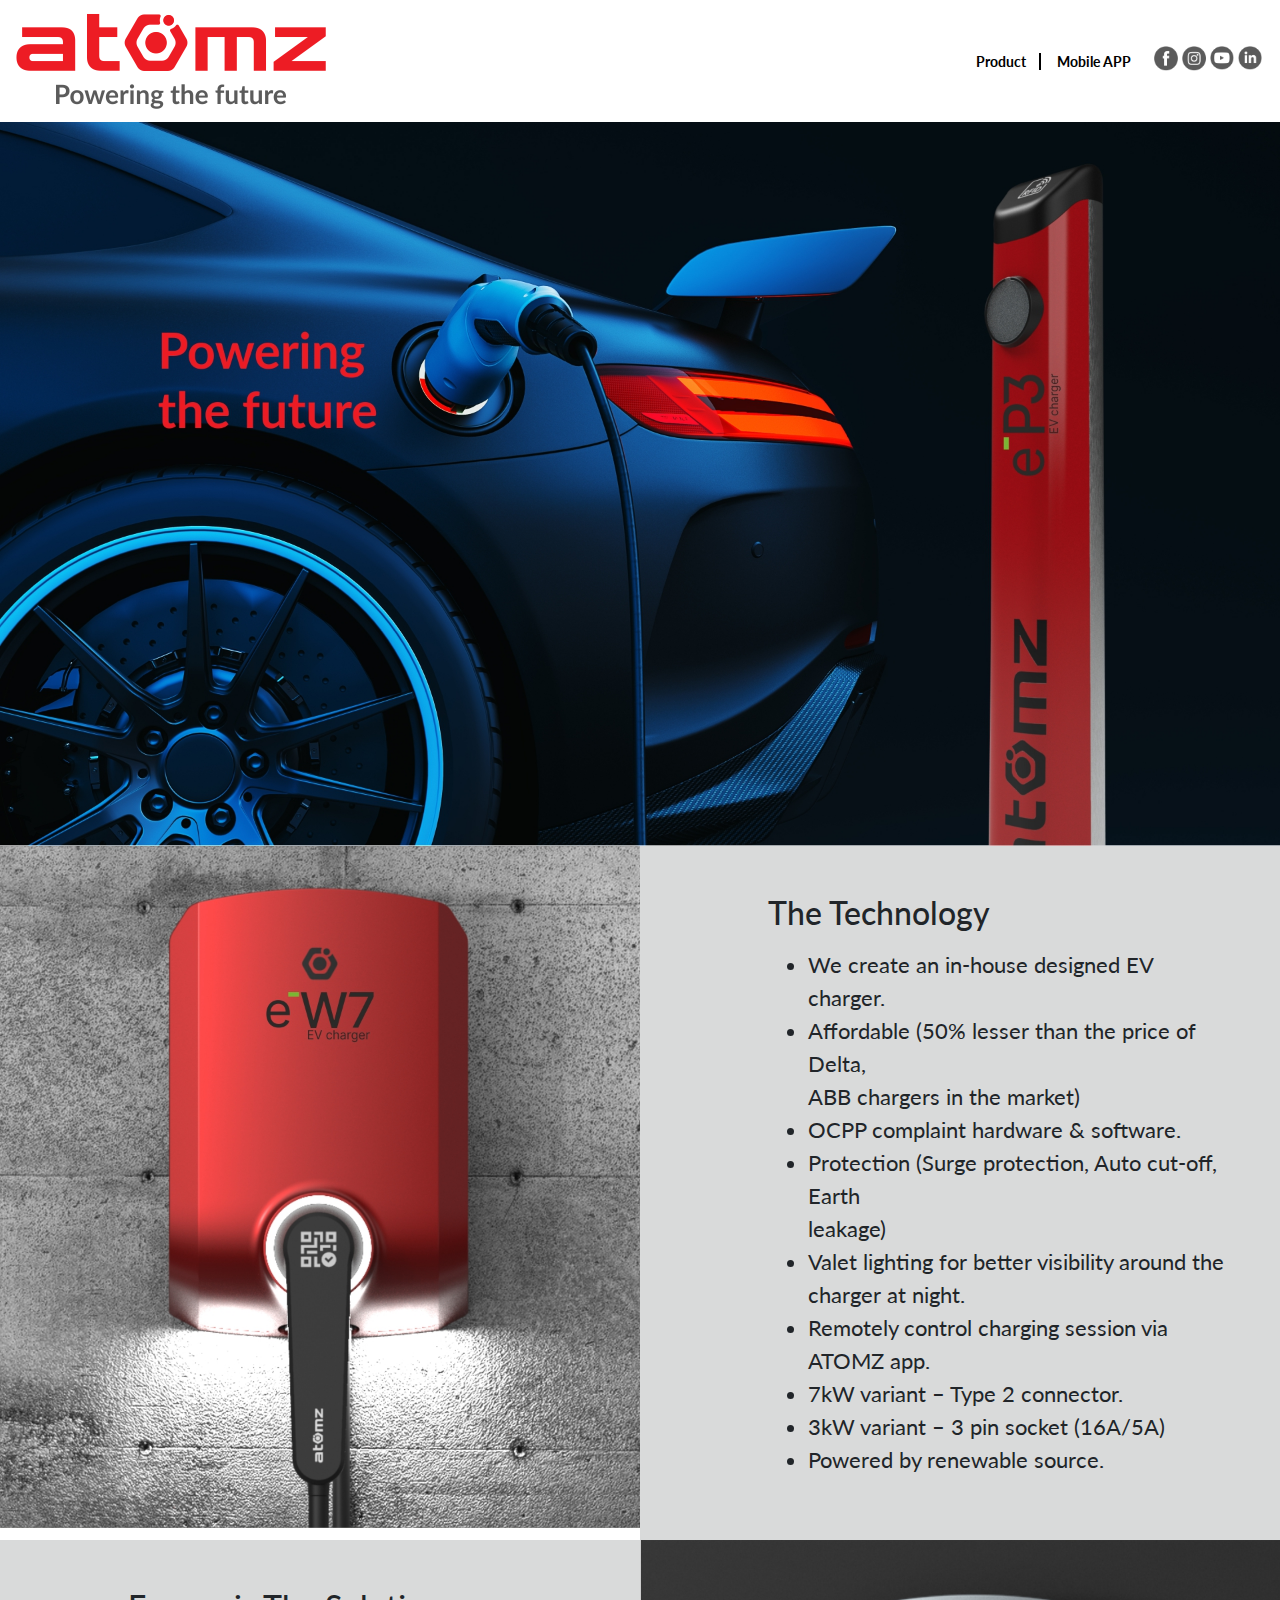
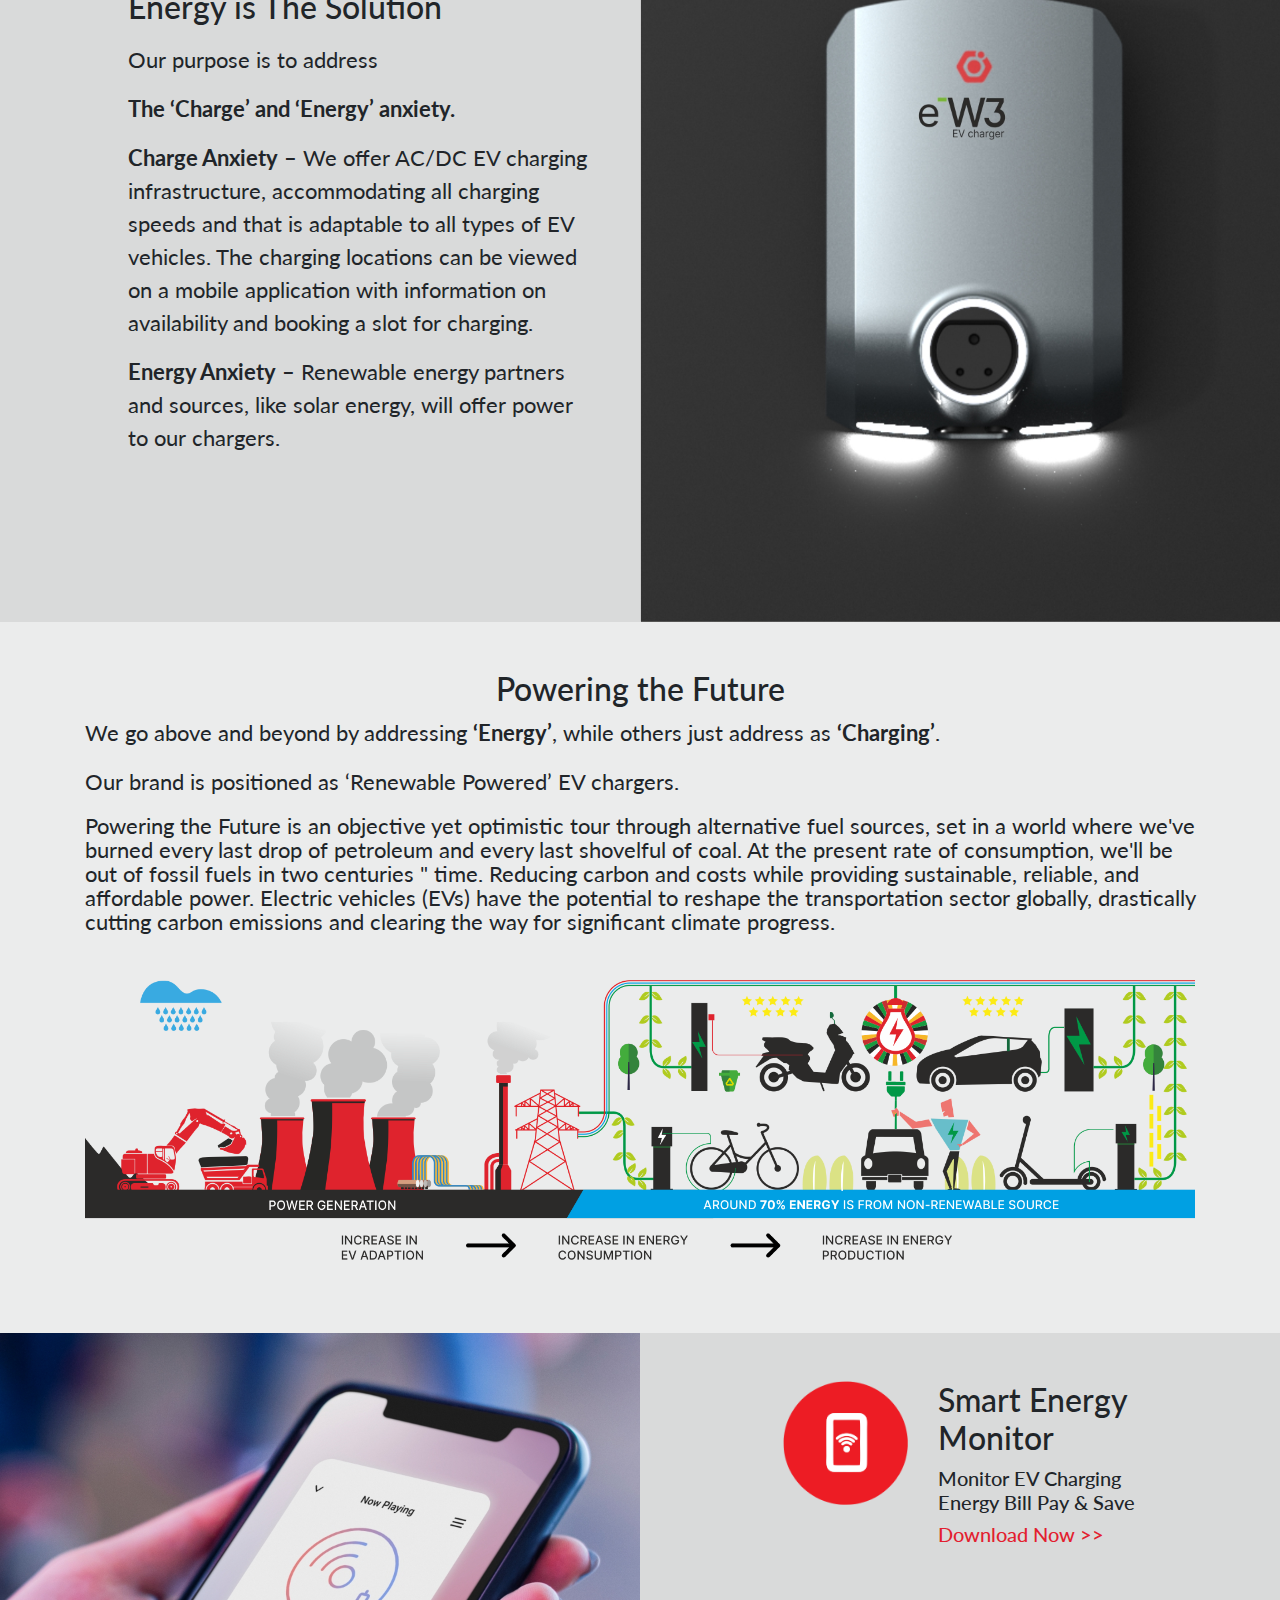
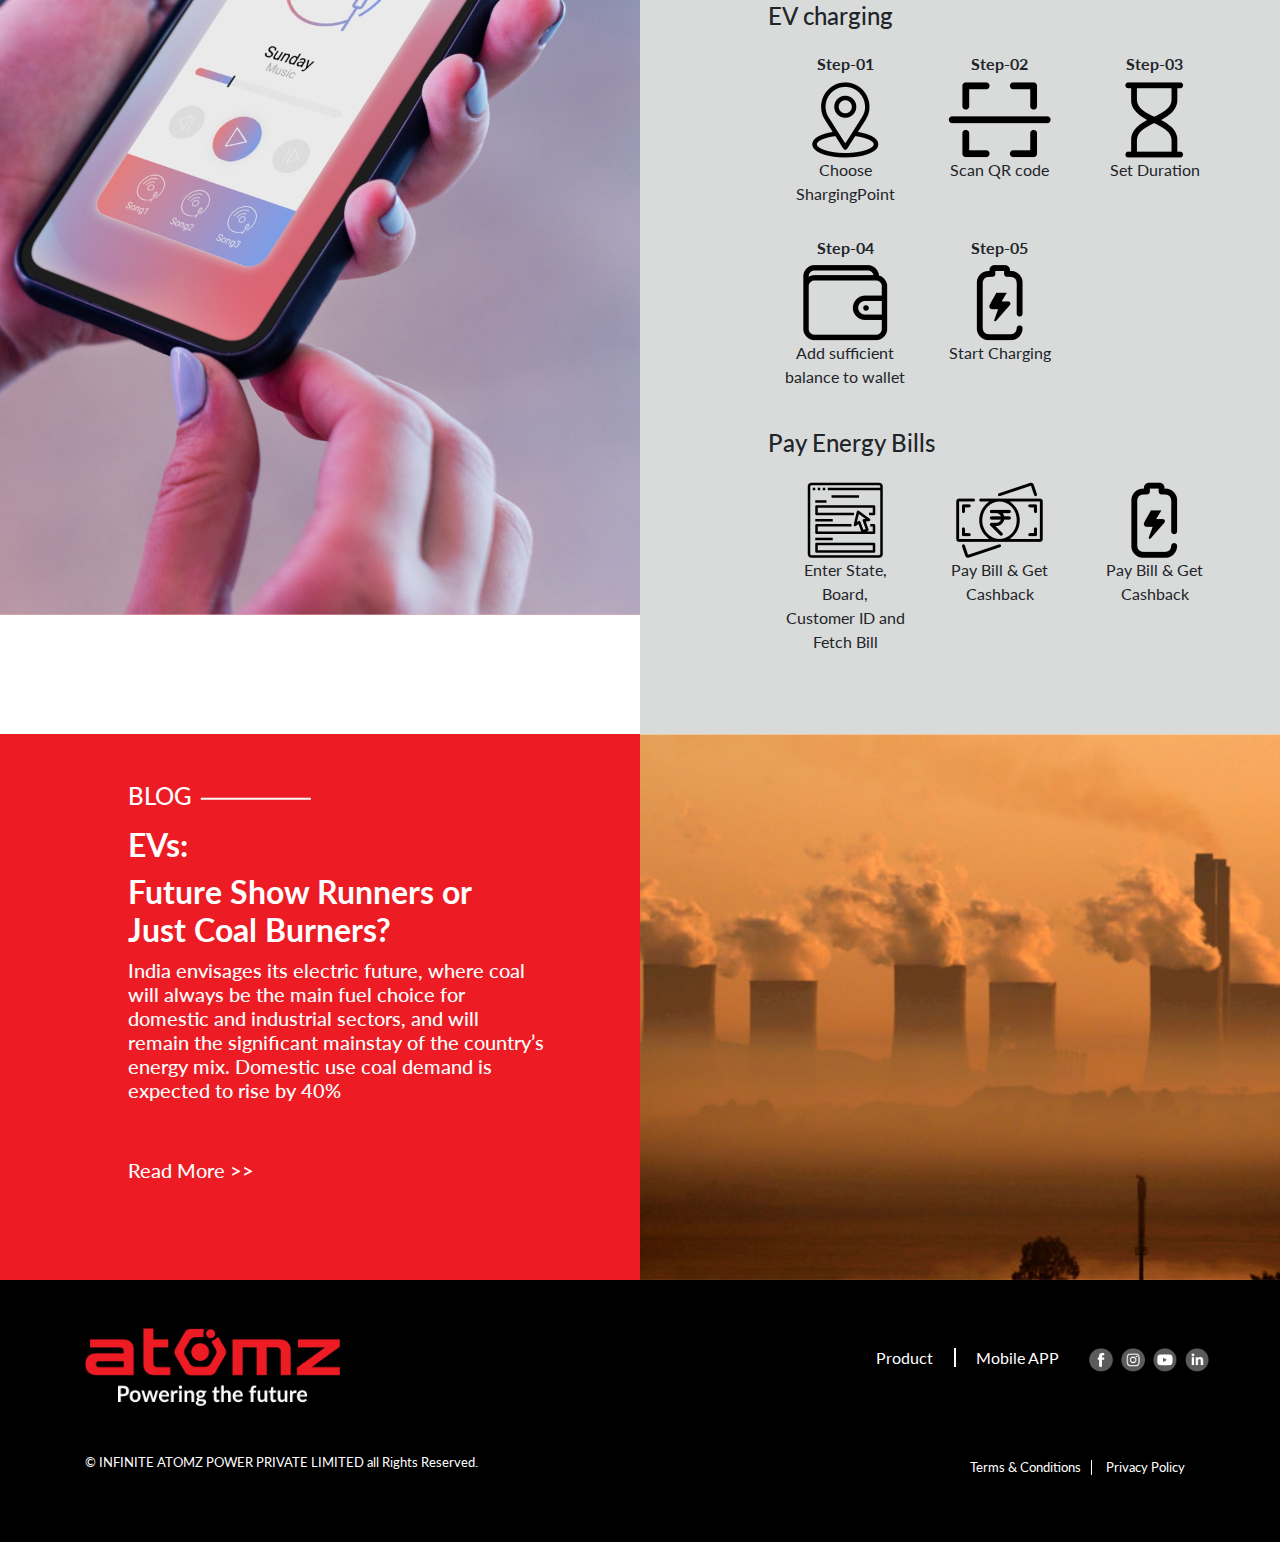
<file: index.html>
<!DOCTYPE html>
<html lang="en">
    <head>
        <meta charset="UTF-8">
        <meta http-equiv="X-UA-Compatible" content="IE=edge">
        <meta name="viewport" content="width=device-width, initial-scale=1.0">
        <title>Home | Atomz</title>
        <link rel="icon" href="images/Vyanalife-logo-symbol.png" type="image/png">
        <link rel="preconnect" href="https://fonts.googleapis.com">
        <link rel="preconnect" href="https://fonts.gstatic.com" crossorigin>
        <link href="https://fonts.googleapis.com/css2?family=Lato&display=swap" rel="stylesheet">
        <link rel="stylesheet" href="https://maxcdn.bootstrapcdn.com/bootstrap/4.1.0/css/bootstrap.min.css">
        <link rel="stylesheet" href="https://use.fontawesome.com/releases/v5.1.0/css/all.css"
            integrity="sha384-lKuwvrZot6UHsBSfcMvOkWwlCMgc0TaWr+30HWe3a4ltaBwTZhyTEggF5tJv8tbt" crossorigin="anonymous">
        <link rel="stylesheet" href="https://cdnjs.cloudflare.com/ajax/libs/font-awesome/4.7.0/css/font-awesome.min.css">
        <!-- jQuery library -->
        <script src="https://ajax.googleapis.com/ajax/libs/jquery/3.3.1/jquery.min.js"></script>
        <!-- Popper JS -->
        <script src="https://cdnjs.cloudflare.com/ajax/libs/popper.js/1.14.0/umd/popper.min.js"></script>
        <!-- Latest compiled JavaScript -->
        <script src="https://maxcdn.bootstrapcdn.com/bootstrap/4.1.0/js/bootstrap.min.js"></script>
    
        <link rel="stylesheet" type="text/css" href="style.css">
            
    </head>
<body>
    <div id="header"></div>
    <div class="banner-image">
        <div id="demo" class="carousel slide" data-ride="carousel">
            <!-- Indicators -->
            <!-- <ul class="carousel-indicators">
                <li data-target="#demo" data-slide-to="0" class="active"></li>
                <li data-target="#demo" data-slide-to="1" class=""></li>
                <li data-target="#demo" data-slide-to="2" class=""></li>
            </ul> -->
            <!-- The slideshow -->
            <div class="carousel-inner carousel-inner-banner">
                <div class="carousel-item active">
                    
                        <img src="images/Atomz-HomeBanner-01.jpg" class="img-fluid">
                </div>
                <!-- <div class="carousel-item">
                    <a href="#" data-toggle="modal" data-target="#getExpertConsultation">
                        <img src="images/Atomz-Home-Banner2.jpg" class="img-fluid">
                    </a>
                </div>
                <div class="carousel-item">
                    <a href="#" data-toggle="modal" data-target="#getExpertConsultation">
                        <img src="images/Atomz-Home-Banner3.jpg" class="img-fluid">
                    </a>
                </div> -->
            </div>
            <!-- Left and right controls -->
            <!-- <a class="carousel-control-prev" href="#demo" data-slide="prev">
                <span class="carousel-control-prev-icon"></span>
            </a>
            <a class="carousel-control-next" href="#demo" data-slide="next">
                <span class="carousel-control-next-icon"></span>
            </a> -->
        </div>
    </div>

    <div class="evolution" id="products">
        <div class="container-fluid">
            <div class="row">
                <div class="col-md-6 pl-0 pr-0">
                    <img src="images/Atomz-e-Wall-7kW.jpg" class="img-fluid">
                </div>
                <div class="col-md-6 pr-5 pt-5 pb-5" style="padding-left: 8rem;background-color: #D9DADA;">
                    <h2 class="pb-2">
                        The Technology
                    </h2>
                    <ul class="the-technology">
                        <li>
                            We create an in-house designed EV charger.
                        </li>
                        <li>
                            Affordable (50% lesser than the price of Delta,<br/>
                            ABB chargers in the market)
                        </li>
                        <li>
                            OCPP complaint hardware & software.
                        </li>
                        <li>
                            Protection (Surge protection, Auto cut-off, Earth<br/> leakage)
                        </li>
                        <li>
                            Valet lighting for better visibility around the<br/>
                            charger at night.
                        </li>
                        <li>
                            Remotely control charging session via<br/>
                            ATOMZ app.
                        </li>
                        <li>
                            7kW variant – Type 2 connector.
                        </li>
                        <li>
                            3kW variant – 3 pin socket (16A/5A)
                        </li>
                        <li>
                            Powered by renewable source.
                        </li>
                    </ul>
                </div>                
            </div>
        </div>
    </div>

    <div class="energy-solution">
        <div class="container-fluid">
            <div class="row">                
                <div class="col-md-6 pr-5 pt-5 pb-5" style="padding-left: 8rem;background-color: #D9DADA;">
                    <h2 class="pb-2">
                        Energy is The Solution
                    </h2>
                    <p>
                        Our purpose is to address
                    </p>
                    <p>
                        <b>The ‘Charge’ and ‘Energy’ anxiety.</b>
                    </p>
                    <p>
                        <b>Charge Anxiety</b> – We offer AC/DC EV charging
                        infrastructure, accommodating all charging speeds
                        and that is adaptable to all types of EV vehicles. The
                        charging locations can be viewed on a mobile
                        application with information on availability and
                        booking a slot for charging.
                    </p>
                    <p>
                        <b>Energy Anxiety</b> – Renewable energy partners and sources, like solar energy, will offer power to our
                        chargers.
                    </p>
                </div>
                <div class="col-md-6 pl-0 pr-0">
                    <img src="images/Atomz-e-Wall-3kW.jpg" class="img-fluid">
                </div>                
            </div>
        </div>
    </div>

    <div class="powering-future d-flex pt-5 pb-5">
        <div class="container">
            <h2 class="text-center">Powering the Future</h2>
            <p>
                We go above and beyond by addressing <b>‘Energy’</b>, while others just address as <b>‘Charging’</b>.
            </p>
            <p>
                Our brand is positioned as ‘Renewable Powered’ EV chargers.
            </p>
            <p class="powering-future-content">
                Powering the Future is an objective yet optimistic tour through alternative fuel sources, set in a world where
                we've burned every last drop of petroleum and every last shovelful of coal. At the present rate of consumption,
                we'll be out of fossil fuels in two centuries " time. Reducing carbon and costs while providing sustainable,
                reliable, and affordable power. Electric vehicles (EVs) have the potential to reshape the transportation sector
                globally, drastically cutting carbon emissions and clearing the way for significant climate progress.
            </p>
            <img src="images/Atomz-infographics.png" class="img-fluid">
        </div>
    </div>

   
    <div class="smart-energy-monitor">
        <div class="container-fluid">
            <div class="row">
                <div class="col-md-6 pl-0 pr-0">
                    <img src="images/Atomz-mobile-app.jpg" class="img-fluid">
                </div>
                <div class="col-md-6 pr-5 pt-5 pb-5" style="padding-left: 8rem;background-color: #D9DADA;">
                    <div class="col-md-12">
                        <div class="row">
                            <div class="col-md-4">
                                <img src="images/Atomz-smartEnergy.png" class="img-fluid">
                            </div>
                            <div class="col-md-8">
                                <h2>Smart Energy<br/>
                                    Monitor</h2>
                                <h5>   
                                    Monitor EV Charging<br/>
                                    Energy Bill Pay & Save
                                </h5>
                                <h5>
                                    <a href="https://play.google.com/store/apps/details?id=com.atomz.app" class="download-link">Download Now >></a>
                                </h5>
                            </div>
                        </div>
                    </div>
                    <h4 class="pt-5 pb-3">
                        EV charging
                    </h4>
                    <div class="col-md-12">
                        <div class="row">
                            <div class="col-md-4 text-center pb-3">
                                <h6>
                                    <b>Step-01</b>
                                </h6>
                                <img src="images/Atomz-smartEnergy-step1.png" class="img-fluid">
                                <p>
                                    Choose<br/>
                                    ShargingPoint
                                </p>
                            </div>
                            <div class="col-md-4 text-center pb-3">
                                <h6>
                                    <b>Step-02</b>
                                </h6>
                                <img src="images/Atomz-smartEnergy-step2.png" class="img-fluid">
                                <p>
                                    Scan QR code
                                </p>
                            </div>
                            <div class="col-md-4 text-center pb-3">
                                <h6>
                                    <b>Step-03</b>
                                </h6>
                                <img src="images/Atomz-smartEnergy-step3.png" class="img-fluid">
                                <p>
                                    Set Duration
                                </p>
                            </div>
                            <div class="col-md-4 text-center pb-3">
                                <h6>
                                    <b>Step-04</b>
                                </h6>
                                <img src="images/Atomz-smartEnergy-step4.png" class="img-fluid">
                                <p>
                                    Add sufficient<br/>
                                    balance to wallet
                                </p>
                            </div>
                            <div class="col-md-4 text-center pb-3">
                                <h6>
                                    <b>Step-05</b>
                                </h6>
                                <img src="images/Atomz-smartEnergy-step5.png" class="img-fluid">
                                <p>
                                    Start Charging
                                </p>
                            </div>
                        </div>
                    </div>
                    <h4 class="pt-2 pb-3">
                        Pay Energy Bills
                    </h4>
                    <div class="col-md-12">
                        <div class="row">
                            <div class="col-md-4 text-center pb-3">
                                <img src="images/Atomz-PayEnergyBills1.png" class="img-fluid">
                                <p>
                                    Enter State, Board,<br/>
                                    Customer ID and Fetch Bill
                                </p>
                            </div>
                            <div class="col-md-4 text-center pb-3">
                                <img src="images/Atomz-PayEnergyBills2.png" class="img-fluid">
                                <p>
                                    Pay Bill & Get<br/>
                                    Cashback
                                </p>
                            </div>
                            <div class="col-md-4 text-center pb-3">
                                <img src="images/Atomz-PayEnergyBills3.png" class="img-fluid">
                                <p>
                                    Pay Bill & Get<br/>
                                    Cashback
                                </p>
                            </div>                            
                        </div>
                    </div>
                </div>                
            </div>
        </div>
    </div>

    <div class="blog">
        <div class="container-fluid">
            <div class="row">
                <div class="col-md-6 pr-5 pt-5 pb-5" style="padding-left: 8rem;background-color: #ED1C24;color: #fff;">
                    <h4 class="pb-2">
                        BLOG<img src="images/Atomz-Blog-line.png" class="pl-2 img-fluid">
                    </h4>
                    <h2>
                        <b>
                            EVs:
                        </b>
                    </h2>
                    <h2>
                        <b>
                            Future Show Runners or<br/>
                            Just Coal Burners?
                        </b>
                    </h2>
                    <h5 class="pr-5 pb-5">
                        India envisages its electric future, where
                        coal will always be the main fuel choice for
                        domestic and industrial sectors, and will
                        remain the significant mainstay of the
                        country’s energy mix. Domestic use coal
                        demand is expected to rise by 40%
                    </h5>
                    <h5><a href="#" style="color: #fff !important;">Read More >></a></h5>
                </div>
                <div class="col-md-6 pl-0 pr-0">
                    <img src="images/Atomz-Home-Blog-01.jpg" class="img-fluid">
                </div>
            </div>
        </div>
    </div>

    <div id="footer"></div>

    <script type="text/javascript">
        $('#header').load('header.html');
        $('#footer').load('footer.html');
    </script>

</body>
</html>
</file>
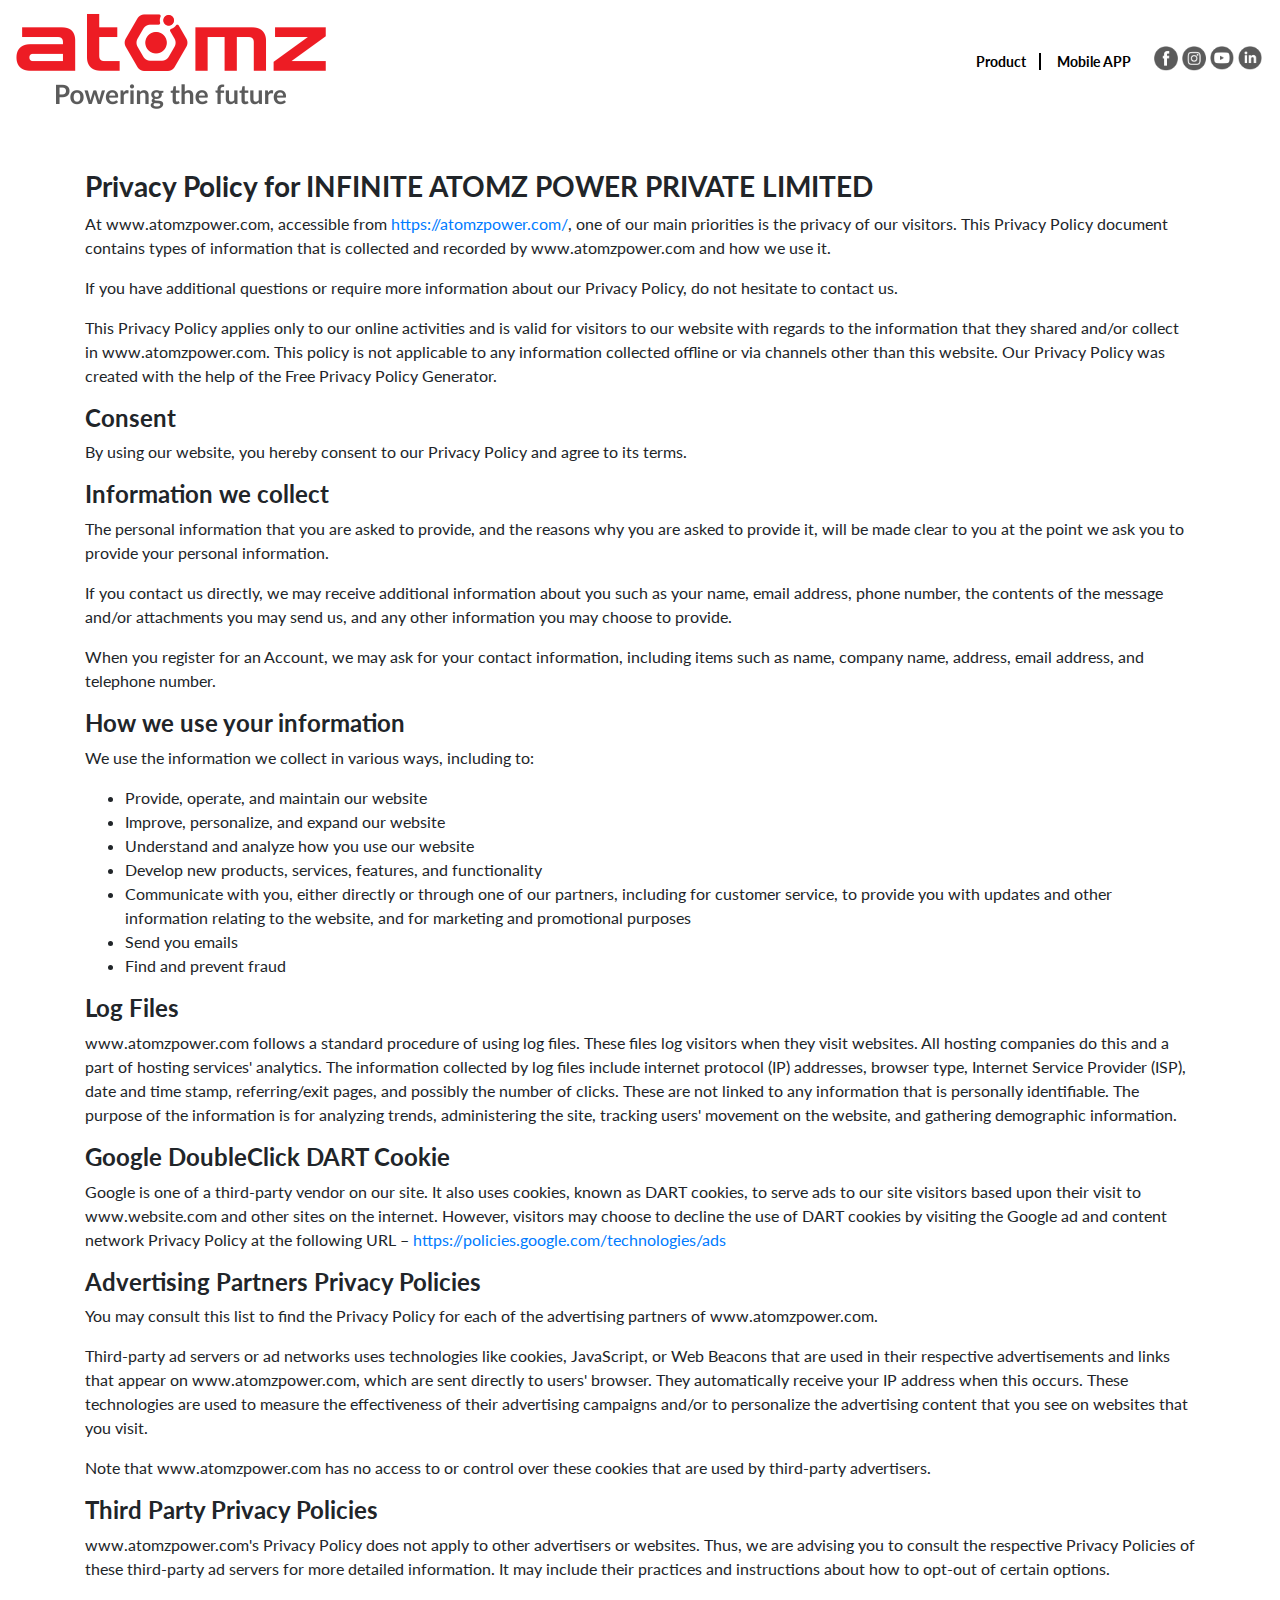
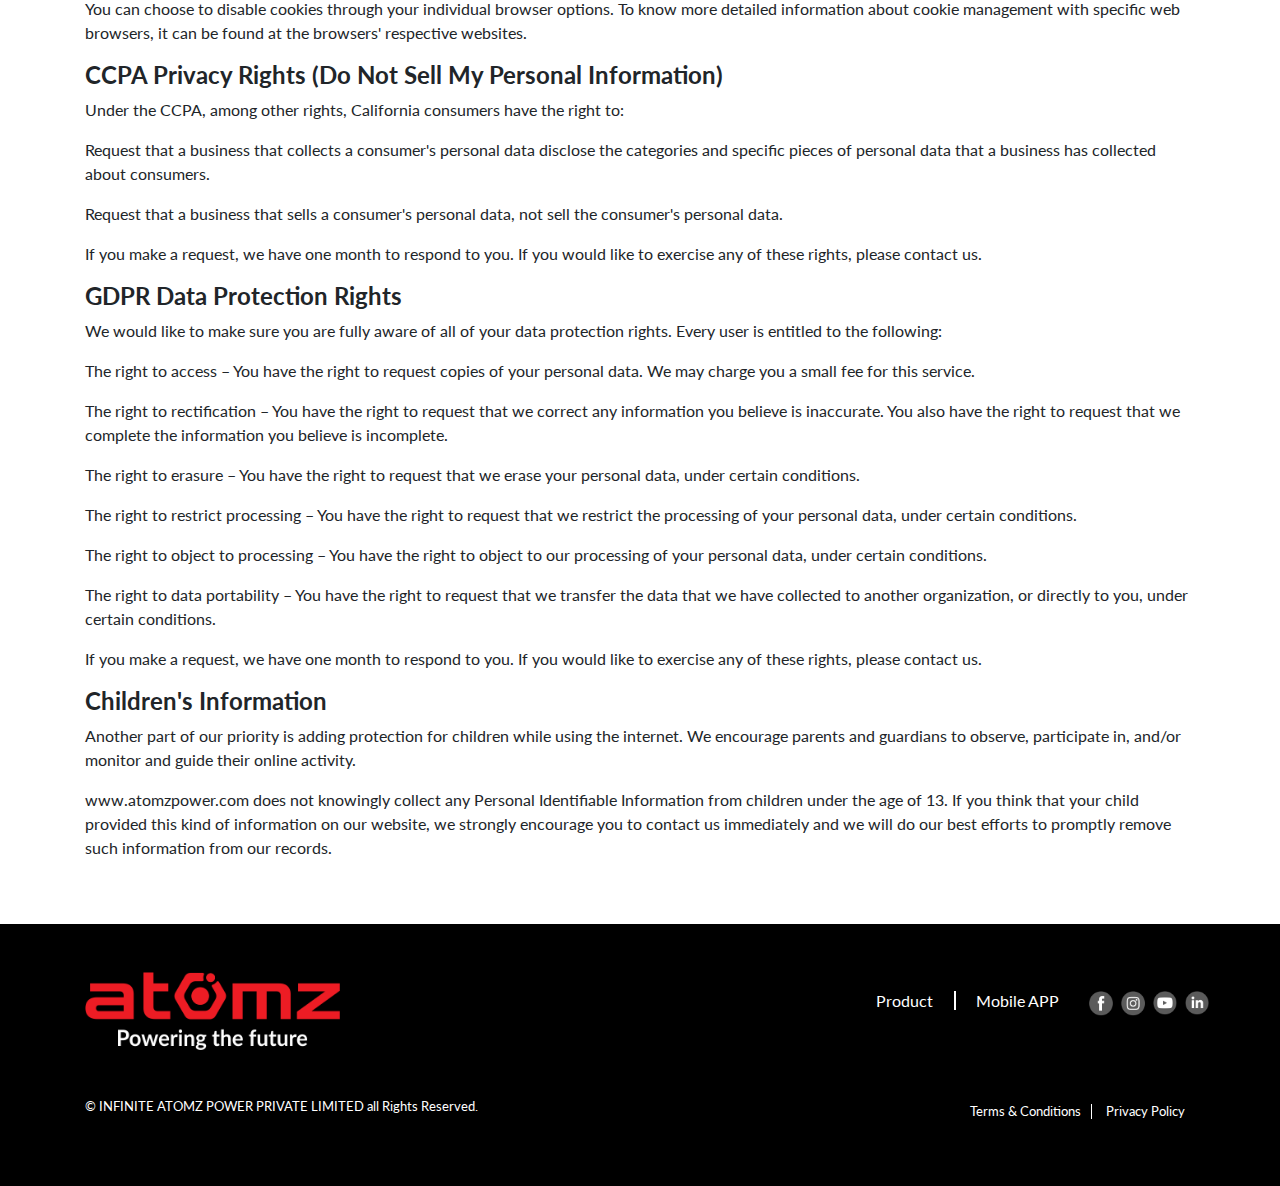
<file: privacy-policy.html>
<!DOCTYPE html>
<html lang="en">
    <head>
        <meta charset="UTF-8">
        <meta http-equiv="X-UA-Compatible" content="IE=edge">
        <meta name="viewport" content="width=device-width, initial-scale=1.0">
        <title>Privacy Policy | Atomz</title>
        <link rel="icon" href="images/Vyanalife-logo-symbol.png" type="image/png">
        <link rel="preconnect" href="https://fonts.googleapis.com">
        <link rel="preconnect" href="https://fonts.gstatic.com" crossorigin>
        <link href="https://fonts.googleapis.com/css2?family=Lato&display=swap" rel="stylesheet">
        <link rel="stylesheet" href="https://maxcdn.bootstrapcdn.com/bootstrap/4.1.0/css/bootstrap.min.css">
        <link rel="stylesheet" href="https://use.fontawesome.com/releases/v5.1.0/css/all.css"
            integrity="sha384-lKuwvrZot6UHsBSfcMvOkWwlCMgc0TaWr+30HWe3a4ltaBwTZhyTEggF5tJv8tbt" crossorigin="anonymous">
        <link rel="stylesheet" href="https://cdnjs.cloudflare.com/ajax/libs/font-awesome/4.7.0/css/font-awesome.min.css">
        <!-- jQuery library -->
        <script src="https://ajax.googleapis.com/ajax/libs/jquery/3.3.1/jquery.min.js"></script>
        <!-- Popper JS -->
        <script src="https://cdnjs.cloudflare.com/ajax/libs/popper.js/1.14.0/umd/popper.min.js"></script>
        <!-- Latest compiled JavaScript -->
        <script src="https://maxcdn.bootstrapcdn.com/bootstrap/4.1.0/js/bootstrap.min.js"></script>
    
        <link rel="stylesheet" type="text/css" href="style.css">
            
    </head>
<body>
    <div id="header"></div>

    <div class="privacy-policy-container pt-5 pb-5">
        <div class="container">
            <h3 style="font-weight:700;">
                Privacy Policy for 
                INFINITE ATOMZ POWER PRIVATE LIMITED
            </h3>
            <p>
                At www.atomzpower.com, accessible from <a href="https://atomzpower.com/">https://atomzpower.com/</a>, one of our main priorities is the privacy of our visitors. This Privacy Policy document contains types of information that is collected and recorded by www.atomzpower.com and how we use it.
            </p>
            <p>
                If you have additional questions or require more information about our Privacy Policy, do not hesitate to contact us.
            </p>
            <p>
                This Privacy Policy applies only to our online activities and is valid for visitors to our website with regards to the information that they shared and/or collect in www.atomzpower.com. This policy is not applicable to any information collected offline or via channels other than this website. Our Privacy Policy was created with the help of the Free Privacy Policy Generator.
            </p>
            <h4 style="font-weight:700;">
                Consent
            </h4>
            <p>
                By using our website, you hereby consent to our Privacy Policy and agree to its terms.
            </p>
            <h4 style="font-weight:700;">
                Information we collect
            </h4>
            <p>
                The personal information that you are asked to provide, and the reasons why you are asked to provide it, will be made clear to you at the point we ask you to provide your personal information.
            </p>
            <p>
                If you contact us directly, we may receive additional information about you such as your name, email address, phone number, the contents of the message and/or attachments you may send us, and any other information you may choose to provide.
            </p>
            <p>
                When you register for an Account, we may ask for your contact information, including items such as name, company name, address, email address, and telephone number.
            </p>
            <h4 style="font-weight:700;">
                How we use your information
            </h4>
            <p>
                We use the information we collect in various ways, including to:
            </p>
            <ul>
                <li>
                    Provide, operate, and maintain our website
                </li>
                <li>
                    Improve, personalize, and expand our website
                </li>
                <li>
                    Understand and analyze how you use our website 
                </li>
                <li>
                    Develop new products, services, features, and functionality
                </li>
                <li>
                    Communicate with you, either directly or through one of our partners, including for customer service, to provide you with updates and other information relating to the website, and for marketing and promotional purposes
                </li>
                <li>
                    Send you emails
                </li>
                <li>
                    Find and prevent fraud
                </li>
            </ul>
            <h4 style="font-weight:700;">
                Log Files
            </h4>
            <p>
                www.atomzpower.com follows a standard procedure of using log files. These files log visitors when they visit websites. All hosting companies do this and a part of hosting services' analytics. The information collected by log files include internet protocol (IP) addresses, browser type, Internet Service Provider (ISP), date and time stamp, referring/exit pages, and possibly the number of clicks. These are not linked to any information that is personally identifiable. The purpose of the information is for analyzing trends, administering the site, tracking users' movement on the website, and gathering demographic information.
            </p>
            <h4 style="font-weight:700;">
                Google DoubleClick DART Cookie
            </h4>
            <p>
                Google is one of a third-party vendor on our site. It also uses cookies, known as DART cookies, to serve ads to our site visitors based upon their visit to www.website.com and other sites on the internet. However, visitors may choose to decline the use of DART cookies by visiting the Google ad and content network Privacy Policy at the following URL – <a href="https://policies.google.com/technologies/ads">https://policies.google.com/technologies/ads</a>
            </p>
            <h4 style="font-weight:700;">
                Advertising Partners Privacy Policies
            </h4>
            <p>
                You may consult this list to find the Privacy Policy for each of the advertising partners of www.atomzpower.com.
            </p>
            <p>
                Third-party ad servers or ad networks uses technologies like cookies, JavaScript, or Web Beacons that are used in their respective advertisements and links that appear on www.atomzpower.com, which are sent directly to users' browser. They automatically receive your IP address when this occurs. These technologies are used to measure the effectiveness of their advertising campaigns and/or to personalize the advertising content that you see on websites that you visit.
            </p>
            <p>
                Note that www.atomzpower.com has no access to or control over these cookies that are used by third-party advertisers.
            </p>
            <h4 style="font-weight:700;">
                Third Party Privacy Policies
            </h4>
            <p>
                www.atomzpower.com's Privacy Policy does not apply to other advertisers or websites. Thus, we are advising you to consult the respective Privacy Policies of these third-party ad servers for more detailed information. It may include their practices and instructions about how to opt-out of certain options.
            </p>
            <p>
                You can choose to disable cookies through your individual browser options. To know more detailed information about cookie management with specific web browsers, it can be found at the browsers' respective websites.
            </p>
            <h4 style="font-weight:700;">
                CCPA Privacy Rights (Do Not Sell My Personal Information)
            </h4>
            <p>
                Under the CCPA, among other rights, California consumers have the right to:
            </p>
            <p>
                Request that a business that collects a consumer's personal data disclose the categories and specific pieces of personal data that a business has collected about consumers.
            </p>
            <p>
                Request that a business that sells a consumer's personal data, not sell the consumer's personal data.
            </p>
            <p>
                If you make a request, we have one month to respond to you. If you would like to exercise any of these rights, please contact us.
            </p>
            <h4 style="font-weight:700;">
                GDPR Data Protection Rights
            </h4>
            <p>
                We would like to make sure you are fully aware of all of your data protection rights. Every user is entitled to the following:
            </p>
            <p>
                The right to access – You have the right to request copies of your personal data. We may charge you a small fee for this service.
            </p>
            <p>
                The right to rectification – You have the right to request that we correct any information you believe is inaccurate. You also have the right to request that we complete the information you believe is incomplete.
            </p>
            <p>
                The right to erasure – You have the right to request that we erase your personal data, under certain conditions. 
            </p>
            <p>
                The right to restrict processing – You have the right to request that we restrict the processing of your personal data, under certain conditions.
            </p>
            <p>
                The right to object to processing – You have the right to object to our processing of your personal data, under certain conditions.
            </p>
            <p>
                The right to data portability – You have the right to request that we transfer the data that we have collected to another organization, or directly to you, under certain conditions.
            </p>
            <p>
                If you make a request, we have one month to respond to you. If you would like to exercise any of these rights, please contact us.
            </p>
            <h4 style="font-weight:700;">
                Children's Information
            </h4>
            <p>
                Another part of our priority is adding protection for children while using the internet. We encourage parents and guardians to observe, participate in, and/or monitor and guide their online activity. 
            </p>
            <p>
                www.atomzpower.com does not knowingly collect any Personal Identifiable Information from children under the age of 13. If you think that your child provided this kind of information on our website, we strongly encourage you to contact us immediately and we will do our best efforts to promptly remove such information from our records. 
            </p>
        </div>
    </div>

    <div id="footer"></div>

    <script type="text/javascript">
        $('#header').load('header.html');
        $('#footer').load('footer.html');
    </script>

</body>
</html>
</file>
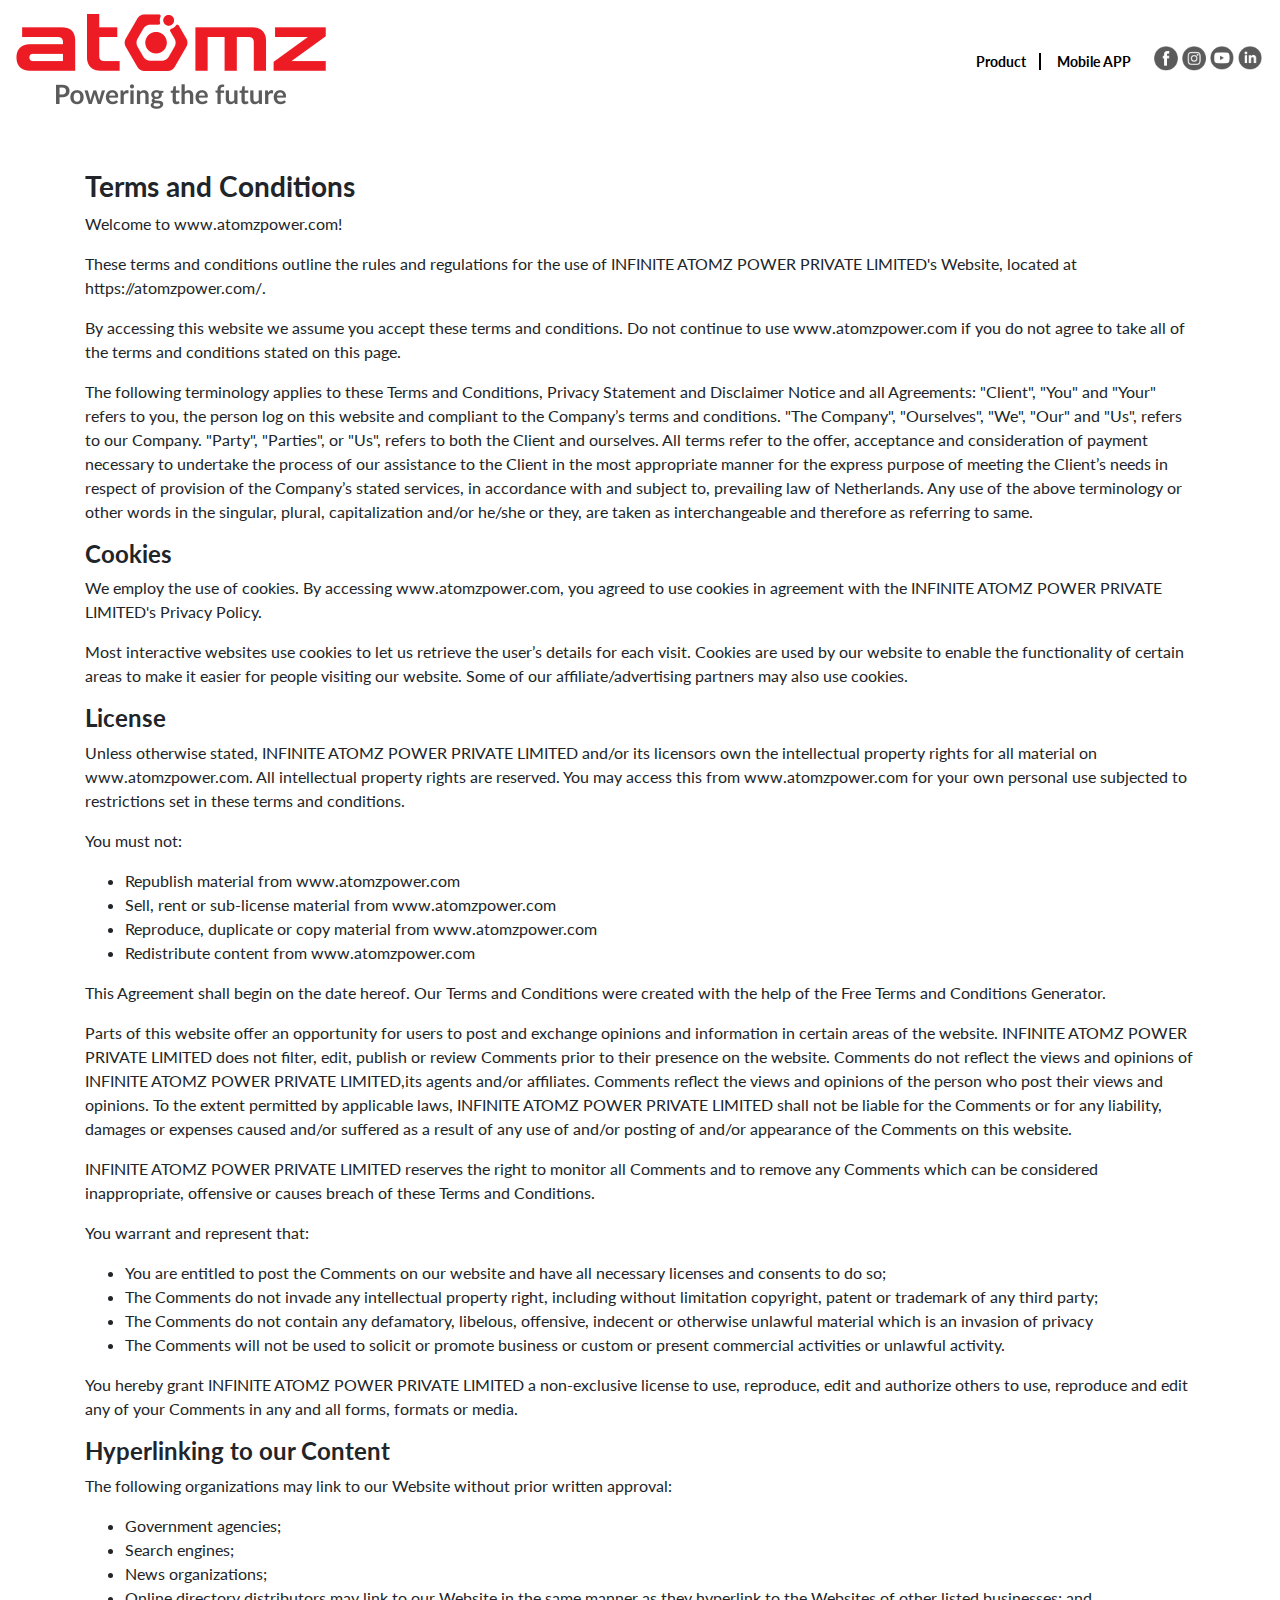
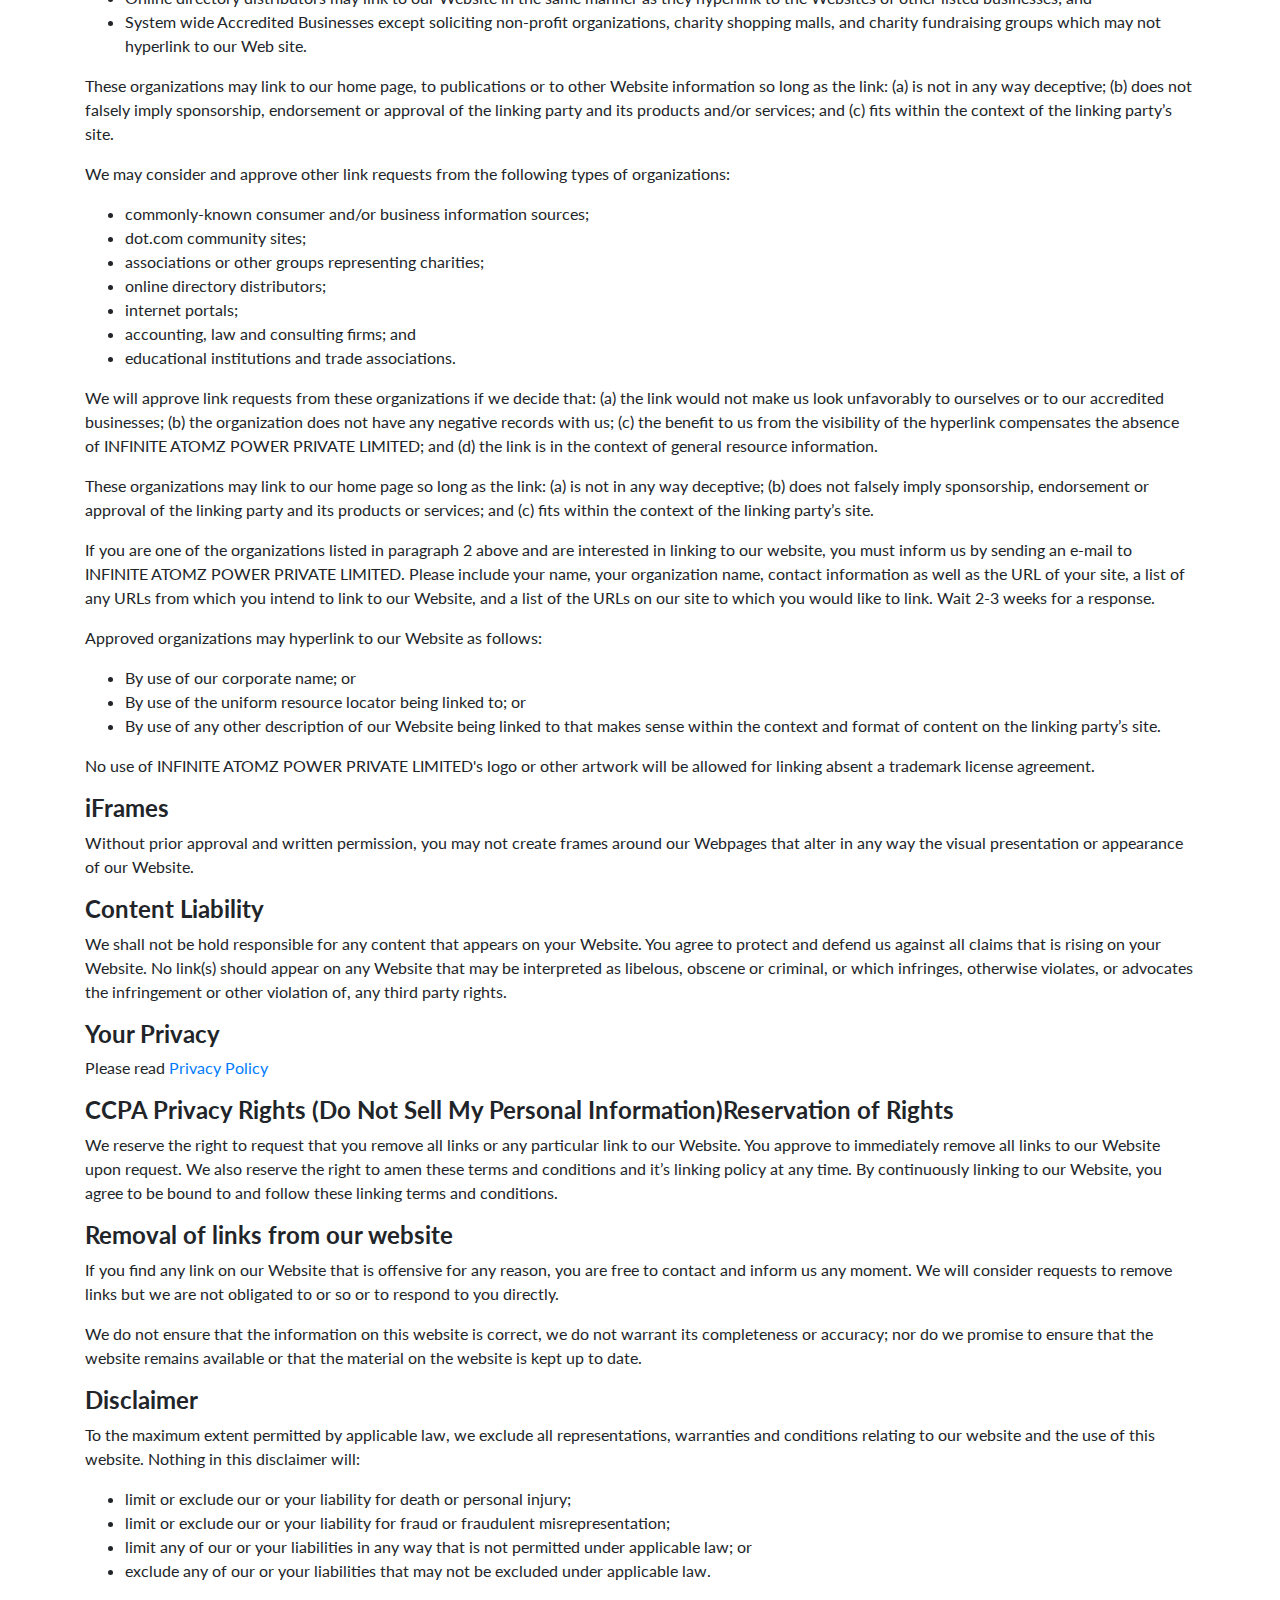
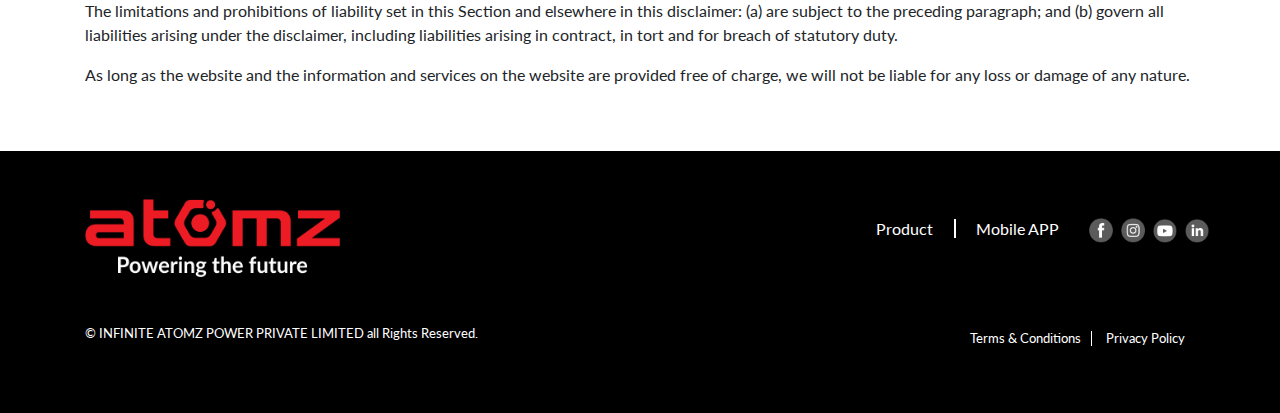
<file: trems-condition.html>
<!DOCTYPE html>
<html lang="en">
    <head>
        <meta charset="UTF-8">
        <meta http-equiv="X-UA-Compatible" content="IE=edge">
        <meta name="viewport" content="width=device-width, initial-scale=1.0">
        <title>Terms & Condition | Atomz</title>
        <link rel="icon" href="images/Vyanalife-logo-symbol.png" type="image/png">
        <link rel="preconnect" href="https://fonts.googleapis.com">
        <link rel="preconnect" href="https://fonts.gstatic.com" crossorigin>
        <link href="https://fonts.googleapis.com/css2?family=Lato&display=swap" rel="stylesheet">
        <link rel="stylesheet" href="https://maxcdn.bootstrapcdn.com/bootstrap/4.1.0/css/bootstrap.min.css">
        <link rel="stylesheet" href="https://use.fontawesome.com/releases/v5.1.0/css/all.css"
            integrity="sha384-lKuwvrZot6UHsBSfcMvOkWwlCMgc0TaWr+30HWe3a4ltaBwTZhyTEggF5tJv8tbt" crossorigin="anonymous">
        <link rel="stylesheet" href="https://cdnjs.cloudflare.com/ajax/libs/font-awesome/4.7.0/css/font-awesome.min.css">
        <!-- jQuery library -->
        <script src="https://ajax.googleapis.com/ajax/libs/jquery/3.3.1/jquery.min.js"></script>
        <!-- Popper JS -->
        <script src="https://cdnjs.cloudflare.com/ajax/libs/popper.js/1.14.0/umd/popper.min.js"></script>
        <!-- Latest compiled JavaScript -->
        <script src="https://maxcdn.bootstrapcdn.com/bootstrap/4.1.0/js/bootstrap.min.js"></script>
    
        <link rel="stylesheet" type="text/css" href="style.css">
            
    </head>
<body>
    <div id="header"></div>

    <div class="privacy-policy-container pt-5 pb-5">
        <div class="container">
            <h3 style="font-weight:700;">
                Terms and Conditions
            </h3>
            <p>
                Welcome to www.atomzpower.com!
            </p>
            <p>
                These terms and conditions outline the rules and regulations for the use of INFINITE ATOMZ POWER PRIVATE LIMITED's Website, located at https://atomzpower.com/.
            </p>
            <p>
                By accessing this website we assume you accept these terms and conditions. Do not continue to use www.atomzpower.com if you do not agree to take all of the terms and conditions stated on this page.
            </p>
            <p>
                The following terminology applies to these Terms and Conditions, Privacy Statement and Disclaimer Notice and all Agreements: "Client", "You" and "Your" refers to you, the person log on this website and compliant to the Company’s terms and conditions. "The Company", "Ourselves", "We", "Our" and "Us", refers to our Company. "Party", "Parties", or "Us", refers to both the Client and ourselves. All terms refer to the offer, acceptance and consideration of payment necessary to undertake the process of our assistance to the Client in the most appropriate manner for the express purpose of meeting the Client’s needs in respect of provision of the Company’s stated services, in accordance with and subject to, prevailing law of Netherlands. Any use of the above terminology or other words in the singular, plural, capitalization and/or he/she or they, are taken as interchangeable and therefore as referring to same.
            </p>
            <h4 style="font-weight:700;">
                Cookies
            </h4>
            <p>
                We employ the use of cookies. By accessing www.atomzpower.com, you agreed to use cookies in agreement with the INFINITE ATOMZ POWER PRIVATE LIMITED's Privacy Policy.
            </p>
            <p>
                Most interactive websites use cookies to let us retrieve the user’s details for each visit. Cookies are used by our website to enable the functionality of certain areas to make it easier for people visiting our website. Some of our affiliate/advertising partners may also use cookies.
            </p>
            <h4 style="font-weight:700;">
                License
            </h4>
            <p>
                Unless otherwise stated, INFINITE ATOMZ POWER PRIVATE LIMITED and/or its licensors own the intellectual property rights for all material on www.atomzpower.com. All intellectual property rights are reserved. You may access this from www.atomzpower.com for your own personal use subjected to restrictions set in these terms and conditions.
            </p>
            <p>
                You must not:
            </p>
            <ul>
                <li>
                    Republish material from www.atomzpower.com
                </li>
                <li>
                    Sell, rent or sub-license material from www.atomzpower.com
                </li>
                <li>
                    Reproduce, duplicate or copy material from www.atomzpower.com
                </li>
                <li>
                    Redistribute content from www.atomzpower.com
                </li>
            </ul>
            <p>
                This Agreement shall begin on the date hereof. Our Terms and Conditions were created with the help of the Free Terms and Conditions Generator.
            </p>
            <p>
                Parts of this website offer an opportunity for users to post and exchange opinions and information in certain areas of the website. INFINITE ATOMZ POWER PRIVATE LIMITED does not filter, edit, publish or review Comments prior to their presence on the website. Comments do not reflect the views and opinions of INFINITE ATOMZ POWER PRIVATE LIMITED,its agents and/or affiliates. Comments reflect the views and opinions of the person who post their views and opinions. To the extent permitted by applicable laws, INFINITE ATOMZ POWER PRIVATE LIMITED shall not be liable for the Comments or for any liability, damages or expenses caused and/or suffered as a result of any use of and/or posting of and/or appearance of the Comments on this website.
            </p>
            <p>
                INFINITE ATOMZ POWER PRIVATE LIMITED reserves the right to monitor all Comments and to remove any Comments which can be considered inappropriate, offensive or causes breach of these Terms and Conditions.
            </p>
            <p>You warrant and represent that:</p>
            <ul>
                <li>
                    You are entitled to post the Comments on our website and have all necessary licenses and consents to do so;
                </li>
                <li>
                    The Comments do not invade any intellectual property right, including without limitation copyright, patent or trademark of any third party;
                </li>
                <li>
                    The Comments do not contain any defamatory, libelous, offensive, indecent or otherwise unlawful material which is an invasion of privacy
                </li>
                <li>
                    The Comments will not be used to solicit or promote business or custom or present commercial activities or unlawful activity.
                </li>
            </ul>
            <p>
                You hereby grant INFINITE ATOMZ POWER PRIVATE LIMITED a non-exclusive license to use, reproduce, edit and authorize others to use, reproduce and edit any of your Comments in any and all forms, formats or media.
            </p>
            <h4 style="font-weight:700;">
                Hyperlinking to our Content
            </h4>
            <p>
                The following organizations may link to our Website without prior written approval:
            </p>
            <ul>
                <li>
                    Government agencies;
                </li>
                <li>
                    Search engines;
                </li>
                <li>
                    News organizations;
                </li>
                <li>
                    Online directory distributors may link to our Website in the same manner as they hyperlink to the Websites of other listed businesses; and
                </li>
                <li>
                    System wide Accredited Businesses except soliciting non-profit organizations, charity shopping malls, and charity fundraising groups which may not hyperlink to our Web site.
                </li>
            </ul>
            <p>
                These organizations may link to our home page, to publications or to other Website information so long as the link: (a) is not in any way deceptive; (b) does not falsely imply sponsorship, endorsement or approval of the linking party and its products and/or services; and (c) fits within the context of the linking party’s site.
            </p>
            <p>
                We may consider and approve other link requests from the following types of organizations:
            </p>
            <ul>
                <li>
                    commonly-known consumer and/or business information sources;
                </li>
                <li>
                    dot.com community sites;
                </li>
                <li>
                    associations or other groups representing charities;
                </li>
                <li>
                    online directory distributors;
                </li>
                <li>
                    internet portals;
                </li>
                <li>
                    accounting, law and consulting firms; and
                </li>
                <li>
                    educational institutions and trade associations.
                </li>
            </ul>
            <p>
                We will approve link requests from these organizations if we decide that: (a) the link would not make us look unfavorably to ourselves or to our accredited businesses; (b) the organization does not have any negative records with us; (c) the benefit to us from the visibility of the hyperlink compensates the absence of INFINITE ATOMZ POWER PRIVATE LIMITED; and (d) the link is in the context of general resource information.
            </p>
            <p>
                These organizations may link to our home page so long as the link: (a) is not in any way deceptive; (b) does not falsely imply sponsorship, endorsement or approval of the linking party and its products or services; and (c) fits within the context of the linking party’s site.
            </p>
            <p>
                If you are one of the organizations listed in paragraph 2 above and are interested in linking to our website, you must inform us by sending an e-mail to INFINITE ATOMZ POWER PRIVATE LIMITED. Please include your name, your organization name, contact information as well as the URL of your site, a list of any URLs from which you intend to link to our Website, and a list of the URLs on our site to which you would like to link. Wait 2-3 weeks for a response.
            </p>
            <p>
                Approved organizations may hyperlink to our Website as follows:
            </p>
            <ul>
                <li>
                    By use of our corporate name; or
                </li>
                <li>
                    By use of the uniform resource locator being linked to; or
                </li>
                <li>
                    By use of any other description of our Website being linked to that makes sense within the context and format of content on the linking party’s site.
                </li>
            </ul>
            <p>
                No use of INFINITE ATOMZ POWER PRIVATE LIMITED's logo or other artwork will be allowed for linking absent a trademark license agreement.
            </p>
            <h4 style="font-weight:700;">
                iFrames
            </h4>
            <p>
                Without prior approval and written permission, you may not create frames around our Webpages that alter in any way the visual presentation or appearance of our Website.
            </p>
            <h4 style="font-weight:700;">
                Content Liability
            </h4>
            <p>
                We shall not be hold responsible for any content that appears on your Website. You agree to protect and defend us against all claims that is rising on your Website. No link(s) should appear on any Website that may be interpreted as libelous, obscene or criminal, or which infringes, otherwise violates, or advocates the infringement or other violation of, any third party rights.
            </p>
            <h4 style="font-weight:700;">
                Your Privacy
            </h4>
            <p>
                Please read <a href="privacy-policy.html">Privacy Policy</a>
            </p>
            <h4 style="font-weight:700;">
                CCPA Privacy Rights (Do Not Sell My Personal Information)Reservation of Rights
            </h4>
            <p>
                We reserve the right to request that you remove all links or any particular link to our Website. You approve to immediately remove all links to our Website upon request. We also reserve the right to amen these terms and conditions and it’s linking policy at any time. By continuously linking to our Website, you agree to be bound to and follow these linking terms and conditions.
            </p>
            <h4 style="font-weight:700;">
                Removal of links from our website
            </h4>
            <p>
                If you find any link on our Website that is offensive for any reason, you are free to contact and inform us any moment. We will consider requests to remove links but we are not obligated to or so or to respond to you directly.
            </p>
            <p>
                We do not ensure that the information on this website is correct, we do not warrant its completeness or accuracy; nor do we promise to ensure that the website remains available or that the material on the website is kept up to date.
            </p>
            <h4 style="font-weight:700;">
                Disclaimer
            </h4>
            <p>
                To the maximum extent permitted by applicable law, we exclude all representations, warranties and conditions relating to our website and the use of this website. Nothing in this disclaimer will:
            </p>
            <ul>
                <li>
                    limit or exclude our or your liability for death or personal injury;
                </li>
                <li>
                    limit or exclude our or your liability for fraud or fraudulent misrepresentation;
                </li>
                <li>
                    limit any of our or your liabilities in any way that is not permitted under applicable law; or
                </li>
                <li>
                    exclude any of our or your liabilities that may not be excluded under applicable law.
                </li>
            </ul>
            <p>
                The limitations and prohibitions of liability set in this Section and elsewhere in this disclaimer: (a) are subject to the preceding paragraph; and (b) govern all liabilities arising under the disclaimer, including liabilities arising in contract, in tort and for breach of statutory duty.
            </p>
            <p>
                As long as the website and the information and services on the website are provided free of charge, we will not be liable for any loss or damage of any nature.
            </p>
        </div>
    </div>

    <div id="footer"></div>

    <script type="text/javascript">
        $('#header').load('header.html');
        $('#footer').load('footer.html');
    </script>

</body>
</html>
</file>
<file: style.css>
* {
  font-family: 'Lato', sans-serif;
}
  
.navbar-toggler {
  padding: 0.25rem 0.75rem;
  font-size: 1.25rem;
  line-height: 1;
  background-color: #1f1d1dcf !important;
  border: 1px solid transparent;
  border-radius: 0.25rem;
}
a.nav-menu2 {
  color: #000 !important;
  font-size: 14px;
  font-weight: bold;
}

/*social media icons*/
.socialmedia-icon {
  list-style-type: none;
  display: inline-block;
  width: 28px;
  padding: 2px;
} 

.the-technology li,.energy-solution p,.powering-future p {
  font-size: 22px;
}
.powering-future-content {
  line-height: 1.5rem;
}

.powering-future {
    background-color: #EBECEC;
    /* color: #fff;           */
}

.download-link {
  color:#E31E30;
  text-decoration:none;
}
.download-link:hover {
  
  color:#E31E30;
}

.content a {
  color: #000000;
}

.content {
  position: absolute;
  top: 50%;
  transform: translate(0, -50%);
  right: 40px;
  color: #fff;
}

.footer-menu {
  display: inline-block;
  list-style-type: none;
}

.footer-menu li {
  display: inline-block;
}
.footer-menu li a{
  color: #fff;
  padding-right: 0.5rem;
  padding-left: 1rem;
}
.footer-menu-nav:after {
  content: "";
  border-right: 2px solid #fff;
  padding-right: 13px;
}
.footer-menu-nav.login:after {
  border-right: none !important;
  padding-right: 0;
}
.term-condition li {
  list-style-type: none;
  display: inline-block;
}
.term-condition li a{
  padding: 0 10px;
  border-right: 1px solid #fff;
  font-size: 12.5px;
  color: #fff;  
 }
 .term-condition li:last-child a {
  border-right: none;
 } 

@media (max-width: 768px) {
  .navbar-toggler-right {
    padding-right: 0px;
  }
  .desktop-view {
    display: none;
  }

  .top-nav {
    position: sticky;
  }
  .large-screen {
    display: none;
  }
}

@media (min-width: 768px) {
  .small-screen {
    display: none;
  }
  a.login:after {
    border-right: none !important;
    padding-right: 0;
  }
  a.nav-menu2:after {
    content: "";
    border-right: 2px solid #000;
    padding-right: 13px;
  }
  .mob-view {
    display: none;
  }
}
</file>
